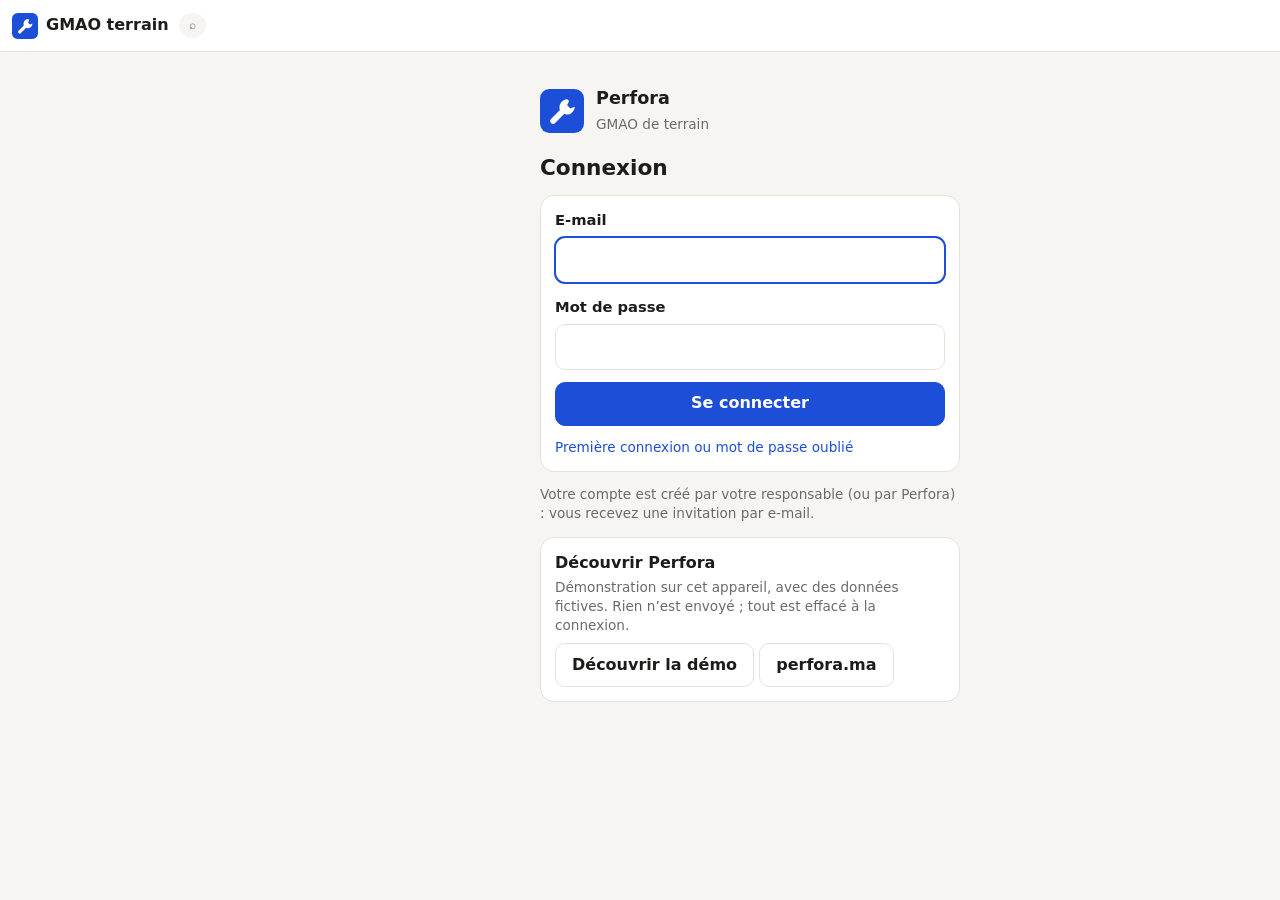
<file: index.html>
<!DOCTYPE html>
<html lang="fr">
<head>
  <meta charset="utf-8">
  <meta name="viewport" content="width=device-width, initial-scale=1, viewport-fit=cover">
  <meta name="theme-color" content="#1d4ed8">
  <title>GMAO terrain</title>
  <link rel="manifest" href="manifest.webmanifest">
  <link rel="icon" href="icon.svg" type="image/svg+xml">
  <link rel="apple-touch-icon" href="icon.svg">
  <link rel="stylesheet" href="css/app.css">
</head>
<body>
  <header class="top">
    <a href="#/accueil" class="brand"><img src="icon.svg" alt="" width="26" height="26"> <span class="brand-txt">GMAO terrain</span></a>
    <button id="site" class="site hidden" data-act="site" type="button"></button>
    <span id="net" class="net"></span>
    <button id="sync" class="sync hidden" data-act="sync-ouvrir" type="button"></button>
    <a id="chercher" class="sync" href="#/recherche" aria-label="Rechercher" title="Rechercher">⌕</a>
    <button id="who" class="who" data-act="who" type="button"></button>
  </header>

  <nav class="tabs" aria-label="Navigation principale">
    <a href="#/accueil" data-tab="accueil"><span class="ic">⌂</span>Accueil</a>
    <a href="#/demandes" data-tab="demandes"><span class="ic">✎</span>Demandes</a>
    <a href="#/ots" data-tab="ots"><span class="ic">⚒</span>Travaux</a>
    <a href="#/parc" data-tab="parc"><span class="ic">▦</span>Parc</a>
    <a href="#/plus" data-tab="plus" class="only-mobile"><span class="ic">≡</span>Plus</a>
    <a href="#/preventif" data-tab="preventif" class="only-desktop"><span class="ic">↻</span>Préventif</a>
    <a href="#/magasin" data-tab="magasin" class="only-desktop"><span class="ic">▤</span>Magasin</a>
    <a href="#/indicateurs" data-tab="indicateurs" class="only-desktop"><span class="ic">▥</span>Indicateurs</a>
    <a href="#/journal" data-tab="journal" class="only-desktop"><span class="ic">☰</span>Journal</a>
    <a href="#/reglages" data-tab="reglages" class="only-desktop"><span class="ic">⚙</span>Réglages</a>
  </nav>

  <main id="view" tabindex="-1"><p class="muted pad">Chargement…</p></main>

  <a href="#/signaler" class="fab" id="fab">＋ Signaler</a>
  <div id="toast" role="status" aria-live="polite"></div>

  <script src="js/store.js"></script>
  <script src="js/sync.js"></script>
  <script src="js/erreurs.js"></script>
  <script src="js/calculs.js"></script>
  <script src="js/qr.js"></script>
  <script src="js/app.js"></script>
  <script src="js/vues/magasin.js"></script>
  <script src="js/vues/reappro.js"></script>
  <script src="js/vues/achats.js"></script>
  <script src="js/vues/mise_en_service.js"></script>
  <script src="js/vues/compteurs.js"></script>
  <script src="js/vues/energie.js"></script>
  <script src="js/vues/membres.js"></script>
  <script src="js/vues/navigation.js"></script>
</body>
</html>
</file>
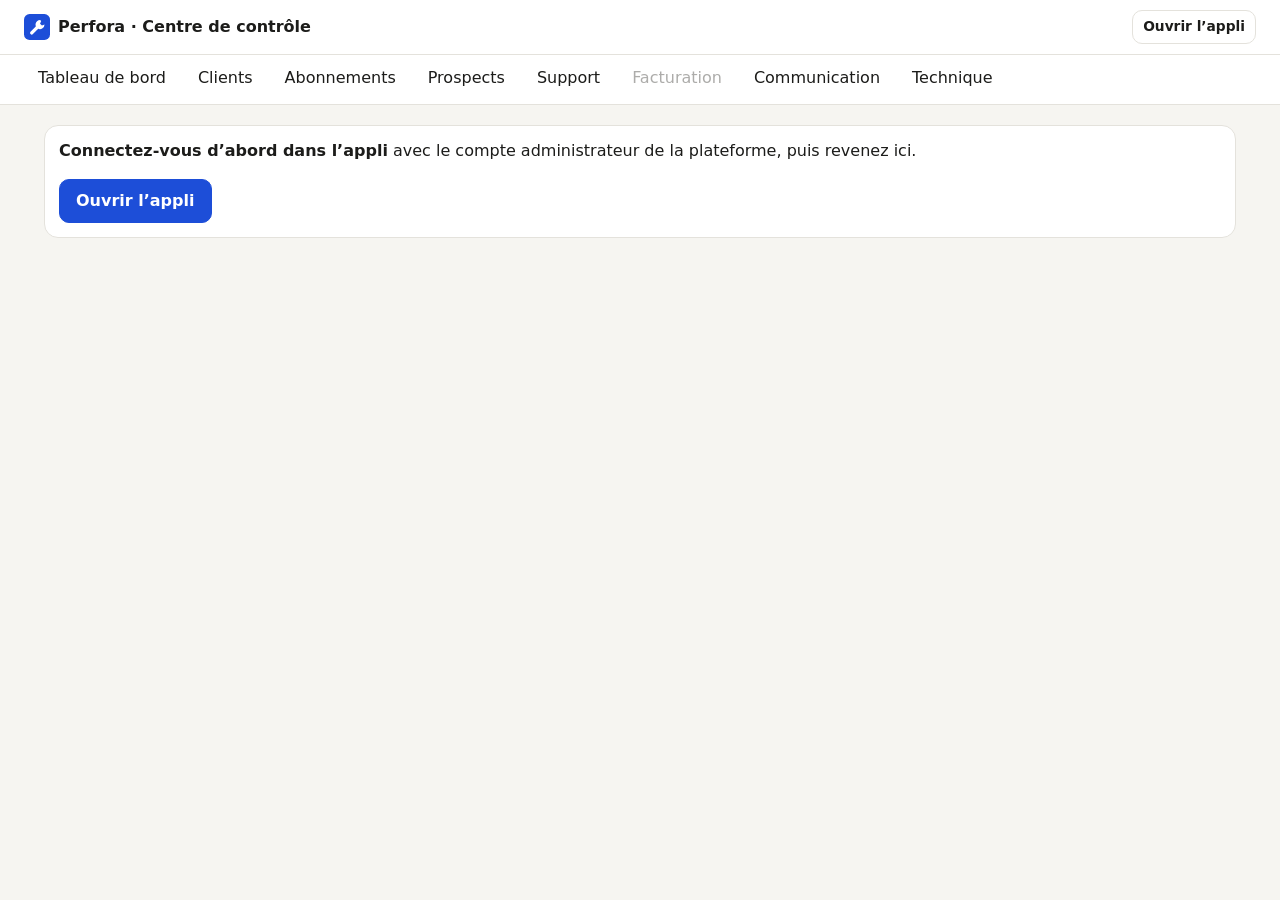
<file: console/index.html>
<!DOCTYPE html>
<html lang="fr">
<head>
  <meta charset="utf-8">
  <meta name="viewport" content="width=device-width, initial-scale=1">
  <meta name="theme-color" content="#1d4ed8">
  <meta name="robots" content="noindex, nofollow">
  <title>Perfora · Centre de contrôle</title>
  <link rel="icon" href="../icon.svg" type="image/svg+xml">
  <link rel="stylesheet" href="../css/app.css">
  <link rel="stylesheet" href="console.css?v=dev">
</head>
<body class="cc">
  <header class="cc-top">
    <a href="#/tableau" class="cc-marque"><img src="../icon.svg" alt="" width="26" height="26"> <span>Perfora · Centre de contrôle</span></a>
    <span class="cc-moi" id="cc-moi"></span>
    <a class="btn sm ghost" href="../#/plateforme">Ouvrir l’appli</a>
  </header>
  <nav class="cc-onglets" aria-label="Onglets du centre de contrôle">
    <a href="#/tableau" data-onglet="tableau">Tableau de bord</a>
    <a href="#/clients" data-onglet="clients">Clients</a>
    <a href="#/abonnements" data-onglet="abonnements">Abonnements</a>
    <a href="#/prospects" data-onglet="prospects">Prospects</a>
    <a href="#/support" data-onglet="support">Support</a>
    <span class="cc-bientot" title="Étape CC3">Facturation</span>
    <a href="#/communication" data-onglet="communication">Communication</a>
    <a href="#/technique" data-onglet="technique">Technique</a>
  </nav>
  <main id="cc-vue" class="cc-vue"><p class="muted">Chargement…</p></main>
  <div id="toast" role="status" aria-live="polite"></div>

  <script src="../js/store.js"></script>
  <script src="../js/sync.js"></script>
  <script src="../js/erreurs.js"></script>
  <script src="../js/qr.js"></script>
  <script src="calculs_console.js?v=dev"></script>
  <script src="console.js?v=dev"></script>
</body>
</html>
</file>
<file: css/app.css>
:root {
  --bg: #f6f5f1; --card: #fff; --ink: #1c1c1a; --muted: #6b6a66; --line: #e4e2dc;
  --blue: #1d4ed8; --blue-soft: #e8eefc; --red: #c2410c; --red-soft: #fdece4;
  --amber: #a16207; --amber-soft: #fbf3dc; --green: #15803d; --green-soft: #e3f4e8;
  --radius: 14px; --tabs-h: 62px; --top-h: 52px;
  --safe-b: env(safe-area-inset-bottom, 0px);
}
* { box-sizing: border-box; }
html { -webkit-text-size-adjust: 100%; }
body {
  margin: 0; background: var(--bg); color: var(--ink);
  font: 16px/1.4 system-ui, -apple-system, "Segoe UI", Roboto, sans-serif;
  padding: var(--top-h) 0 calc(var(--tabs-h) + var(--safe-b) + 76px);
}
a { color: var(--blue); text-decoration: none; }
h1 { font-size: 1.35rem; margin: 4px 0 12px; }
h2 { font-size: 1.02rem; margin: 22px 0 8px; }
h3 { font-size: 1.05rem; margin: 0 0 12px; }
.muted { color: var(--muted); }
.small { font-size: .85rem; }
.pad { padding: 16px; }
.row { display: flex; gap: 8px; align-items: center; flex-wrap: wrap; }
.grow { flex: 1; }
.right { margin-left: auto; }
.hidden { display: none !important; }

/* barre haute */
.top {
  position: fixed; inset: 0 0 auto 0; height: var(--top-h); z-index: 20;
  display: flex; align-items: center; gap: 10px; padding: 0 12px;
  background: var(--card); border-bottom: 1px solid var(--line);
}
.brand { display: flex; align-items: center; gap: 8px; font-weight: 700; color: var(--ink); }
.site { border: 1px solid var(--line); background: var(--blue-soft); color: var(--blue); border-radius: 99px; padding: 5px 10px;
  font: inherit; font-size: .8rem; font-weight: 600; max-width: 34vw; overflow: hidden; text-overflow: ellipsis; white-space: nowrap; cursor: pointer; }
@media (max-width: 520px) { .brand-txt { display: none; } }
.net { font-size: .75rem; padding: 3px 8px; border-radius: 99px; background: var(--green-soft); color: var(--green); }
.net.off { background: var(--amber-soft); color: var(--amber); }
.who {
  margin-left: auto; border: 1px solid var(--line); background: var(--bg); border-radius: 99px;
  padding: 6px 12px; font: inherit; font-size: .85rem; max-width: 46vw; overflow: hidden; text-overflow: ellipsis; white-space: nowrap;
}

/* navigation */
.tabs {
  position: fixed; inset: auto 0 0 0; z-index: 20; display: flex;
  height: calc(var(--tabs-h) + var(--safe-b)); padding-bottom: var(--safe-b);
  background: var(--card); border-top: 1px solid var(--line);
}
.tabs a {
  flex: 1; display: flex; flex-direction: column; align-items: center; justify-content: center;
  gap: 2px; font-size: .72rem; color: var(--muted);
}
.tabs a .ic { font-size: 1.25rem; line-height: 1; }
.tabs a.on { color: var(--blue); font-weight: 600; }
.only-desktop { display: none !important; }

main { max-width: 880px; margin: 0 auto; padding: 14px 14px 0; outline: none; }

.fab {
  position: fixed; right: 16px; bottom: calc(var(--tabs-h) + var(--safe-b) + 14px); z-index: 19;
  background: var(--blue); color: #fff; font-weight: 700; padding: 14px 20px; border-radius: 99px;
  box-shadow: 0 6px 18px rgba(29, 78, 216, .35);
}

@media (min-width: 900px) {
  body { padding: var(--top-h) 0 40px 220px; }
  .tabs {
    inset: var(--top-h) auto 0 0; width: 220px; height: auto; flex-direction: column;
    border-top: 0; border-right: 1px solid var(--line); padding: 12px 8px;
  }
  .tabs a { flex: none; flex-direction: row; justify-content: flex-start; gap: 12px; font-size: .95rem; padding: 10px 12px; border-radius: 10px; }
  .tabs a.on { background: var(--blue-soft); }
  .only-mobile { display: none !important; }
  .only-desktop { display: flex !important; }
  main { padding: 22px 28px 0; }
  .fab { bottom: 24px; right: 28px; }
}

/* cartes et listes */
.card { background: var(--card); border: 1px solid var(--line); border-radius: var(--radius); padding: 14px; margin-bottom: 10px; }
a.card, .card.link { display: block; color: inherit; }
a.card:active { background: #fafaf8; }
.card .t { font-weight: 650; }
.card .s { color: var(--muted); font-size: .88rem; margin-top: 3px; }
.list-empty { padding: 18px; text-align: center; color: var(--muted); border: 1px dashed var(--line); border-radius: var(--radius); }

.tiles { display: grid; grid-template-columns: repeat(2, 1fr); gap: 10px; }
@media (min-width: 640px) { .tiles { grid-template-columns: repeat(4, 1fr); } }
.tile { background: var(--card); border: 1px solid var(--line); border-radius: var(--radius); padding: 12px 14px; color: inherit; display: block; }
.tile b { display: block; font-size: 1.6rem; }
.tile span { font-size: .85rem; color: var(--muted); }
.tile.red b { color: var(--red); } .tile.amber b { color: var(--amber); } .tile.blue b { color: var(--blue); }

.badge { display: inline-block; font-size: .74rem; font-weight: 600; padding: 2px 8px; border-radius: 99px; border: 1px solid var(--line); background: var(--bg); white-space: nowrap; }
.badge.red { background: var(--red-soft); color: var(--red); border-color: transparent; }
.badge.amber { background: var(--amber-soft); color: var(--amber); border-color: transparent; }
.badge.green { background: var(--green-soft); color: var(--green); border-color: transparent; }
.badge.blue { background: var(--blue-soft); color: var(--blue); border-color: transparent; }
.dot { display: inline-block; width: 10px; height: 10px; border-radius: 50%; background: var(--green); flex: none; }
.dot.indisponible { background: var(--red); } .dot.degrade, .dot.anomalie { background: #d97706; } .dot.inconnu { background: #9ca3af; }

dl.kv { display: grid; grid-template-columns: max-content 1fr; gap: 6px 14px; margin: 0; font-size: .93rem; }
dl.kv dt { color: var(--muted); } dl.kv dd { margin: 0; }

/* boutons */
.btn {
  display: inline-flex; align-items: center; justify-content: center; gap: 6px;
  min-height: 44px; padding: 0 16px; border-radius: 10px; border: 1px solid var(--line);
  background: var(--card); color: var(--ink); font: inherit; font-weight: 600; cursor: pointer;
}
.btn.primary { background: var(--blue); border-color: var(--blue); color: #fff; }
.btn.danger { color: var(--red); }
.btn.ghost { background: transparent; }
.btn.sm { min-height: 34px; padding: 0 12px; font-size: .88rem; }
.btn.block { width: 100%; }
.btn:disabled { opacity: .5; }
.actions { display: flex; gap: 8px; flex-wrap: wrap; margin: 12px 0; }
.actions .btn { flex: 1 1 auto; }

/* formulaires */
label.f { display: block; margin: 14px 0 6px; font-weight: 600; font-size: .92rem; }
label.f .opt { font-weight: 400; color: var(--muted); }
input[type=text], input[type=search], input[type=number], input[type=date], input[type=datetime-local],
input[type=email], input[type=password], input[type=url], input[type=tel], select, textarea {
  width: 100%; min-height: 46px; padding: 10px 12px; border: 1px solid var(--line); border-radius: 10px;
  background: #fff; font: inherit; color: inherit;
}
textarea { min-height: 84px; resize: vertical; }
input:focus, select:focus, textarea:focus { outline: 2px solid var(--blue); outline-offset: -1px; }

.chips { display: flex; flex-wrap: wrap; gap: 8px; }
.chip { position: relative; }
.chip input { position: absolute; opacity: 0; pointer-events: none; }
.chip span {
  display: inline-block; padding: 9px 14px; min-height: 40px; border-radius: 99px;
  border: 1px solid var(--line); background: #fff; cursor: pointer; font-size: .92rem; user-select: none;
}
.chip input:checked + span { background: var(--blue); border-color: var(--blue); color: #fff; }
.chip input:focus-visible + span { outline: 2px solid var(--blue); outline-offset: 2px; }
.chip.indisponible input:checked + span { background: var(--red); border-color: var(--red); }
.chip.degrade input:checked + span, .chip.anomalie input:checked + span { background: #d97706; border-color: #d97706; }

.check { display: flex; gap: 10px; align-items: center; padding: 12px; border: 1px solid var(--line); border-radius: 10px; background: #fff; margin-top: 14px; font-weight: 600; }
.check input { width: 22px; height: 22px; }

details.more { margin-top: 14px; border: 1px solid var(--line); border-radius: 10px; background: #fff; padding: 0 12px; }
details.more summary { padding: 12px 0; cursor: pointer; font-weight: 600; }
details.more[open] { padding-bottom: 12px; }

.picker-results { display: grid; gap: 6px; margin-top: 8px; }
.picker-results button { text-align: left; padding: 10px 12px; border: 1px solid var(--line); border-radius: 10px; background: #fff; font: inherit; cursor: pointer; }
.picked { display: flex; align-items: center; gap: 10px; padding: 12px; border-radius: 10px; background: var(--blue-soft); }

.warn { background: var(--amber-soft); color: #713f12; border-radius: 10px; padding: 10px 12px; font-size: .9rem; margin-top: 10px; }
.info { background: var(--blue-soft); color: #1e3a8a; border-radius: 10px; padding: 10px 12px; font-size: .9rem; }

.sticky-save { position: sticky; bottom: calc(var(--tabs-h) + var(--safe-b) + 8px); margin-top: 18px; }
@media (min-width: 900px) { .sticky-save { bottom: 16px; } }

/* listes internes */
.lines { list-style: none; margin: 0; padding: 0; }
.lines li { display: flex; gap: 8px; align-items: center; padding: 10px 0; border-top: 1px solid var(--line); }
.lines li:first-child { border-top: 0; }
.lines li.off { color: var(--muted); text-decoration: line-through; }

.bar { height: 10px; border-radius: 99px; background: var(--blue); min-width: 4px; }
.barrow { display: grid; grid-template-columns: 130px 1fr 40px; gap: 10px; align-items: center; font-size: .9rem; margin: 6px 0; }

.journal-item { font-size: .86rem; padding: 8px 0; border-top: 1px solid var(--line); }
.journal-item code { background: var(--bg); padding: 0 4px; border-radius: 4px; }

.seg { display: flex; gap: 6px; overflow-x: auto; padding-bottom: 4px; margin-bottom: 10px; }
.seg a { white-space: nowrap; padding: 7px 13px; border-radius: 99px; border: 1px solid var(--line); background: #fff; color: var(--ink); font-size: .9rem; }
.seg a.on { background: var(--ink); color: #fff; border-color: var(--ink); }

/* fenêtres (bas d'écran sur mobile) */
dialog.sheet {
  border: 0; padding: 0; width: 100%; max-width: 560px; max-height: 92vh; border-radius: 18px 18px 0 0;
  margin: auto auto 0; background: var(--card); color: var(--ink);
}
dialog.sheet::backdrop { background: rgba(0, 0, 0, .35); }
dialog.sheet form { padding: 18px 16px calc(16px + var(--safe-b)); overflow-y: auto; max-height: 92vh; }
dialog.sheet .sheet-actions { display: flex; gap: 8px; margin-top: 18px; }
dialog.sheet .sheet-actions .btn { flex: 1; }
@media (min-width: 640px) { dialog.sheet { margin: auto; border-radius: 18px; } }

#toast {
  position: fixed; left: 50%; transform: translateX(-50%); bottom: calc(var(--tabs-h) + var(--safe-b) + 80px);
  background: var(--ink); color: #fff; padding: 10px 16px; border-radius: 10px; font-size: .92rem;
  opacity: 0; pointer-events: none; transition: opacity .2s; z-index: 50; max-width: 90vw;
}
#toast.show { opacity: 1; }

video.scan { width: 100%; border-radius: 10px; background: #000; }

/* photos */
.thumbs { display: flex; flex-wrap: wrap; gap: 8px; margin-bottom: 8px; }
.thumbs:empty { display: none; }
.thumbs button { position: relative; padding: 0; border: 0; background: none; cursor: pointer; }
.thumbs img { width: 76px; height: 76px; object-fit: cover; border-radius: 10px; display: block; border: 1px solid var(--line); }
.thumbs .rm { position: absolute; top: -6px; right: -6px; width: 22px; height: 22px; border-radius: 50%; background: var(--ink); color: #fff; font-size: 14px; line-height: 22px; text-align: center; }

/* planche de QR codes */
.qr-grid { display: grid; grid-template-columns: repeat(auto-fill, minmax(260px, 1fr)); gap: 10px; margin-top: 14px; }
.qr-label { display: flex; gap: 10px; align-items: center; background: #fff; border: 1px dashed #bbb; border-radius: 10px; padding: 8px; break-inside: avoid; }
.qr-label svg { flex: none; }
@media print {
  body { padding: 0 !important; background: #fff; }
  .top, .tabs, .fab, #toast, .no-print { display: none !important; }
  main { max-width: none; padding: 0; }
  .qr-grid { grid-template-columns: repeat(3, 1fr); gap: 4mm; margin: 0; }
  .qr-label { border-color: #999; page-break-inside: avoid; }
}

/* voyant de synchronisation */
.sync { border: 0; border-radius: 99px; padding: 4px 10px; font: inherit; font-size: .75rem; background: var(--bg); color: var(--muted); cursor: pointer; white-space: nowrap; }
.sync.ok { background: var(--green-soft); color: var(--green); }
.sync.wait { background: var(--amber-soft); color: var(--amber); }
.sync.err { background: var(--red-soft); color: var(--red); }

.maj { position: fixed; left: 50%; transform: translateX(-50%); top: calc(var(--top-h) + 8px); z-index: 60; display: flex; gap: 10px; align-items: center; width: max-content; max-width: 92vw; white-space: nowrap;
  background: var(--ink); color: #fff; padding: 8px 8px 8px 14px; border-radius: 12px; font-size: .9rem; box-shadow: 0 6px 18px rgba(0,0,0,.2); }

/* Écran de connexion : ni onglets, ni bouton Signaler, ni voyants */
body.ecran-connexion .tabs, body.ecran-connexion #fab, body.ecran-connexion #sync, body.ecran-connexion #site, body.ecran-connexion #who { display: none !important; }
body.ecran-connexion { padding-bottom: 24px; }
.connexion { max-width: 420px; margin: 0 auto; }
.connexion-marque { display: flex; gap: 12px; align-items: center; margin: 12px 0 18px; font-size: 1.1rem; }
.btn.block { width: 100%; }

/* Fichiers joints : vignette en cours de chargement ou absente hors ligne */
.thumbs img.attente { background: var(--line); min-height: 64px; }
.thumbs img.absente { background: var(--bg); outline: 1px dashed var(--line); }

/* Lot R2 : fiche intervention en étapes */
.frise { display: flex; gap: 6px; margin: 12px 0 4px; }
.frise span { flex: 1; text-align: center; font-size: .82rem; font-weight: 600; padding: 7px 4px; border-radius: 999px; background: #eef1f5; color: var(--muted); }
.frise span.fait { background: #dcfce7; color: #166534; }
.frise span.cour { background: var(--blue); color: #fff; }
/* R5 : étapes d'une pièce (demandée → … → remise) */
.suivi-piece { display: flex; flex-wrap: wrap; gap: 4px; margin: 6px 0 2px; }
.suivi-piece span { font-size: .75rem; padding: 2px 7px; border-radius: 999px; background: #eef1f5; color: var(--muted); }
.suivi-piece span.fait { background: var(--green-soft); color: var(--green); }
.suivi-piece span.cour { background: var(--blue-soft); color: var(--blue); font-weight: 600; }
section.etape { margin-top: 14px; }
section.etape > h2 { margin-top: 6px; }
details.etape { margin-top: 10px; border: 1px solid var(--line); border-radius: 10px; background: #fff; padding: 0 12px; }
details.etape summary { padding: 11px 0; cursor: pointer; }
details.etape[open] { padding-bottom: 12px; }
.etape-actions { margin-top: 18px; }
h3.sous { font-size: .95rem; margin: 18px 0 8px; color: var(--muted); text-transform: none; }
.acts .chip.rare { display: none; }
.acts.tout .chip.rare { display: inline-block; }
.chip-plus { border: 1px dashed var(--line); background: transparent; border-radius: 999px; padding: 7px 12px; font: inherit; font-size: .88rem; color: var(--muted); cursor: pointer; }
.acts.tout .chip-plus { display: none; }
.chip.arret input:checked + span { background: var(--red); border-color: var(--red); }
.chip.mal input:checked + span { background: #d97706; border-color: #d97706; }
</file>
<file: console/console.css>
/* Centre de contrôle : mise en page pour ordinateur, sur la base de css/app.css. */
body.cc { padding: 0 0 40px; }
.cc main.cc-vue { max-width: 1240px; }
.cc-top { display: flex; align-items: center; gap: 12px; padding: 10px 24px; background: var(--card); border-bottom: 1px solid var(--line); position: sticky; top: 0; z-index: 5; }
.cc-marque { display: flex; align-items: center; gap: 8px; font-weight: 750; color: var(--ink); }
.cc-moi { margin-left: auto; font-size: .85rem; color: var(--muted); }
.cc-onglets { display: flex; gap: 4px; padding: 0 24px; background: var(--card); border-bottom: 1px solid var(--line); overflow-x: auto; }
.cc-onglets a, .cc-onglets .cc-bientot { padding: 12px 14px; white-space: nowrap; border-bottom: 3px solid transparent; color: var(--ink); }
.cc-onglets a.on { color: var(--blue); border-bottom-color: var(--blue); font-weight: 650; }
.cc-onglets .cc-bientot { color: var(--muted); opacity: .55; cursor: default; }
.cc-vue { max-width: 1240px; margin: 0 auto; padding: 20px 24px; }
.cc-vue h1 { margin: 0 0 14px; }
.cc-vue h2 { margin: 24px 0 10px; font-size: 1.1rem; }
.cc .tiles { grid-template-columns: repeat(auto-fill, minmax(170px, 1fr)); }
.cc-table { width: 100%; border-collapse: collapse; background: var(--card); border: 1px solid var(--line); border-radius: 12px; overflow: hidden; font-size: .92rem; }
.cc-table th { text-align: left; font-size: .78rem; text-transform: uppercase; letter-spacing: .03em; color: var(--muted); background: var(--bg); padding: 9px 10px; border-bottom: 1px solid var(--line); }
.cc-table td { padding: 9px 10px; border-bottom: 1px solid var(--line); vertical-align: top; }
.cc-table tr:last-child td { border-bottom: 0; }
.cc-table tr.lien { cursor: pointer; }
.cc-table tr.lien:hover td { background: var(--blue-soft); }
.cc-table .num { text-align: right; white-space: nowrap; font-variant-numeric: tabular-nums; }
.cc-deux { display: grid; grid-template-columns: 1.3fr 1fr; gap: 16px; align-items: start; }
@media (max-width: 900px) { .cc-deux { grid-template-columns: 1fr; } }
.cc-champs { display: grid; grid-template-columns: 1fr 1fr; gap: 0 12px; }
.cc-champs .plein { grid-column: 1 / -1; }
.cc-alerte { display: flex; gap: 10px; align-items: baseline; padding: 9px 12px; border-bottom: 1px solid var(--line); }
.cc-alerte:last-child { border-bottom: 0; }
.cc-outils { display: flex; gap: 8px; align-items: center; flex-wrap: wrap; margin-bottom: 12px; }
.cc-outils input[type=search] { max-width: 320px; }
.cc .btn.sm { min-height: 34px; padding: 0 10px; font-size: .86rem; }
dialog.cc-dlg { border: 0; border-radius: 14px; padding: 0; width: min(640px, 94vw); box-shadow: 0 20px 60px rgba(0,0,0,.25); }
dialog.cc-dlg form { padding: 18px 20px; }
dialog.cc-dlg h3 { margin: 0 0 10px; }
dialog.cc-dlg .actions { justify-content: flex-end; }
.cc-deux > div { min-width: 0; }
.cc-table input { width: 100%; min-width: 110px; min-height: 36px; }

/* Étape 6 : double authentification et onglet Technique */
.cc-mfa { max-width: 560px; margin: 24px auto; }
.cc-mfa ol { padding-left: 1.2em; } .cc-mfa li { margin-bottom: 10px; }
.cc-qr { background: #fff; padding: 10px; border-radius: 10px; display: inline-block; margin: 8px 0; }
.cc-qr svg { display: block; width: 210px; height: 210px; }
.cc-bandeau { margin: 12px 16px 0; display: flex; gap: 12px; align-items: center; flex-wrap: wrap; }
.cc-mfa code { display: block; margin-top: 4px; font-size: 1rem; letter-spacing: .05em; word-break: break-all; }
</file>
